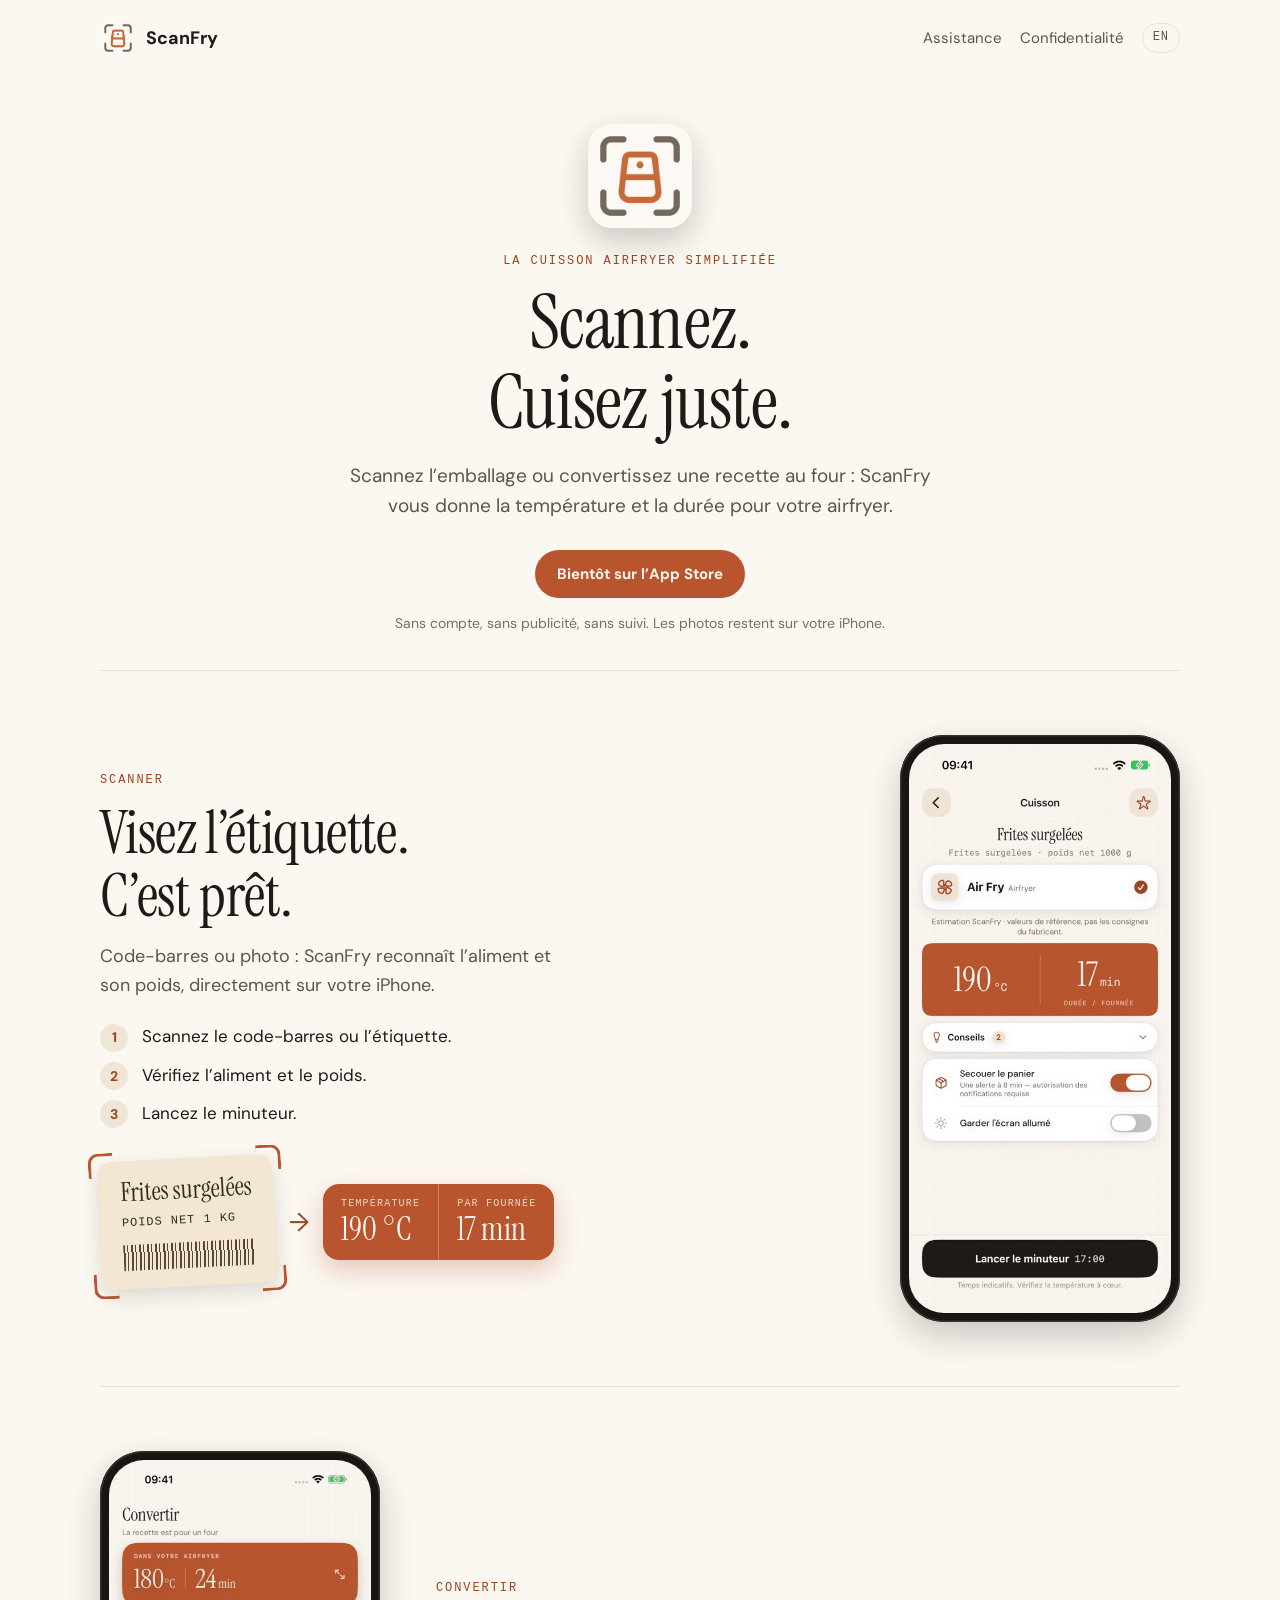
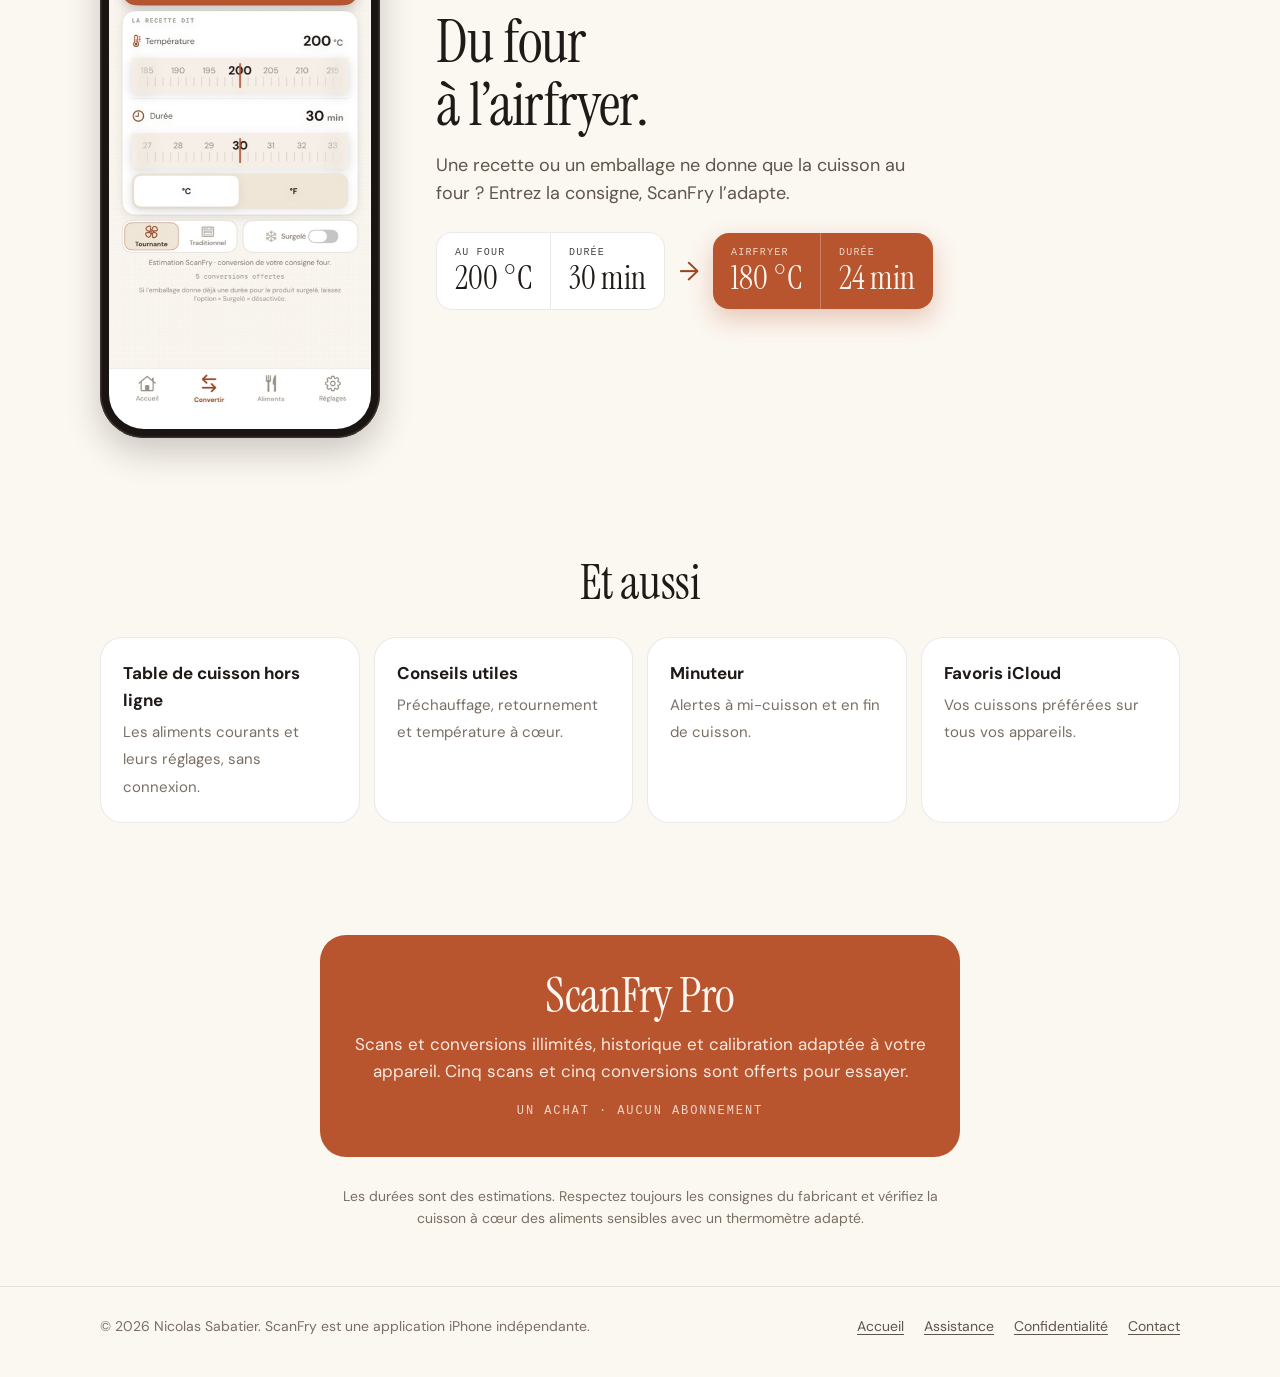
<file: index.html>
<!doctype html>
<html lang="fr">
  <head>
    <meta charset="UTF-8" />
    <meta name="viewport" content="width=device-width, initial-scale=1" />
    <title>ScanFry — La cuisson airfryer simplifiée</title>
    <meta name="description" content="ScanFry lit l’étiquette d’un produit et vous donne la température et la durée de cuisson pour votre airfryer." />
    <meta name="theme-color" content="#fbf7f1" media="(prefers-color-scheme: light)" />
    <meta name="theme-color" content="#17120f" media="(prefers-color-scheme: dark)" />
    <link rel="icon" href="assets/app-icon.png" type="image/png" />
    <link rel="apple-touch-icon" href="assets/app-icon.png" />
    <link rel="preconnect" href="https://fonts.googleapis.com" />
    <link rel="preconnect" href="https://fonts.gstatic.com" crossorigin />
    <link href="https://fonts.googleapis.com/css2?family=DM+Sans:opsz,wght@9..40,400;9..40,500;9..40,700&family=Instrument+Serif&display=swap" rel="stylesheet" />
    <link rel="stylesheet" href="assets/styles.css" />
  </head>
  <body>
    <a class="skip-link" href="#contenu">Aller au contenu</a>
    <header class="wrap site-header">
      <a class="brand" href="index.html"><img src="assets/app-icon.png" alt="" /><span>ScanFry</span></a>
      <nav class="site-nav" aria-label="Navigation principale">
        <a href="support.html">Assistance</a>
        <a href="privacy.html">Confidentialité</a>
        <a class="lang" href="en/index.html" hreflang="en" lang="en" aria-label="English">EN</a>
      </nav>
    </header>
    <main id="contenu">
      <section class="wrap hero">
        <img class="icon" src="assets/app-icon.png" alt="" width="104" height="104" />
        <p class="kicker">La cuisson airfryer simplifiée</p>
        <h1>Scannez.<br />Cuisez juste.</h1>
        <p class="lead">Scannez l’emballage ou convertissez une recette au four : ScanFry vous donne la température et la durée pour votre airfryer.</p>
        <span class="badge">Bientôt sur l’App Store</span>
        <p class="trust">Sans compte, sans publicité, sans suivi. Les photos restent sur votre iPhone.</p>
      </section>
      <div class="wrap">
        <section class="chapter">
          <div class="copy">
            <p class="kicker">Scanner</p>
            <h2>Visez l’étiquette.<br />C’est prêt.</h2>
            <p>Code-barres ou photo : ScanFry reconnaît l’aliment et son poids, directement sur votre iPhone.</p>
            <ol class="steps"><li>Scannez le code-barres ou l’étiquette.</li><li>Vérifiez l’aliment et le poids.</li><li>Lancez le minuteur.</li></ol>
            <div class="flow"><div class="label" role="img" aria-label="Étiquette de frites surgelées, poids net 1 kg"><span class="corners"></span><div class="name">Frites surgelées</div><div class="weight">POIDS NET 1 KG</div><div class="bars"></div></div><span class="arrow" aria-hidden="true">→</span><div class="chip copper"><div><small>Température</small><b>190 °C</b></div><div><small>Par fournée</small><b>17 min</b></div></div></div>
          </div>
          <figure class="shot"><div class="phone"><img src="assets/screenshots/fr/result.jpg" alt="Résultat ScanFry pour des frites surgelées : 190 °C, 17 minutes par fournée" width="460" height="1000" loading="lazy" /></div></figure>
        </section>
        <section class="chapter reverse">
          <div class="copy">
            <p class="kicker">Convertir</p>
            <h2>Du four<br />à l’airfryer.</h2>
            <p>Une recette ou un emballage ne donne que la cuisson au four ? Entrez la consigne, ScanFry l’adapte.</p>
            <div class="flow"><div class="chip oven"><div><small>Au four</small><b>200 °C</b></div><div><small>Durée</small><b>30 min</b></div></div><span class="arrow" aria-hidden="true">→</span><div class="chip copper"><div><small>Airfryer</small><b>180 °C</b></div><div><small>Durée</small><b>24 min</b></div></div></div>
          </div>
          <figure class="shot"><div class="phone"><img src="assets/screenshots/fr/converter.jpg" alt="Convertisseur ScanFry : 200 °C pendant 30 minutes au four deviennent 180 °C pendant 24 minutes à l’airfryer" width="460" height="1000" loading="lazy" /></div></figure>
        </section>
      </div>
      <section class="wrap section">
        <h2>Et aussi</h2>
        <ul class="features">
          <li><strong>Table de cuisson hors ligne</strong><span>Les aliments courants et leurs réglages, sans connexion.</span></li>
          <li><strong>Conseils utiles</strong><span>Préchauffage, retournement et température à cœur.</span></li>
          <li><strong>Minuteur</strong><span>Alertes à mi-cuisson et en fin de cuisson.</span></li>
          <li><strong>Favoris iCloud</strong><span>Vos cuissons préférées sur tous vos appareils.</span></li>
        </ul>
      </section>
      <section class="wrap section">
        <div class="pro">
          <h2>ScanFry Pro</h2>
          <p>Scans et conversions illimités, historique et calibration adaptée à votre appareil. Cinq scans et cinq conversions sont offerts pour essayer.</p>
          <p class="kicker">Un achat · aucun abonnement</p>
        </div>
        <p class="note">Les durées sont des estimations. Respectez toujours les consignes du fabricant et vérifiez la cuisson à cœur des aliments sensibles avec un thermomètre adapté.</p>
      </section>
    </main>
    <footer class="site-footer">
      <div class="wrap">
        <span>© 2026 Nicolas Sabatier. ScanFry est une application iPhone indépendante.</span>
        <nav aria-label="Navigation principale">
          <a href="index.html">Accueil</a>
          <a href="support.html">Assistance</a>
          <a href="privacy.html">Confidentialité</a>
          <a href="mailto:nextupontv@gmail.com?subject=ScanFry">Contact</a>
        </nav>
      </div>
    </footer>
  </body>
</html>
</file>
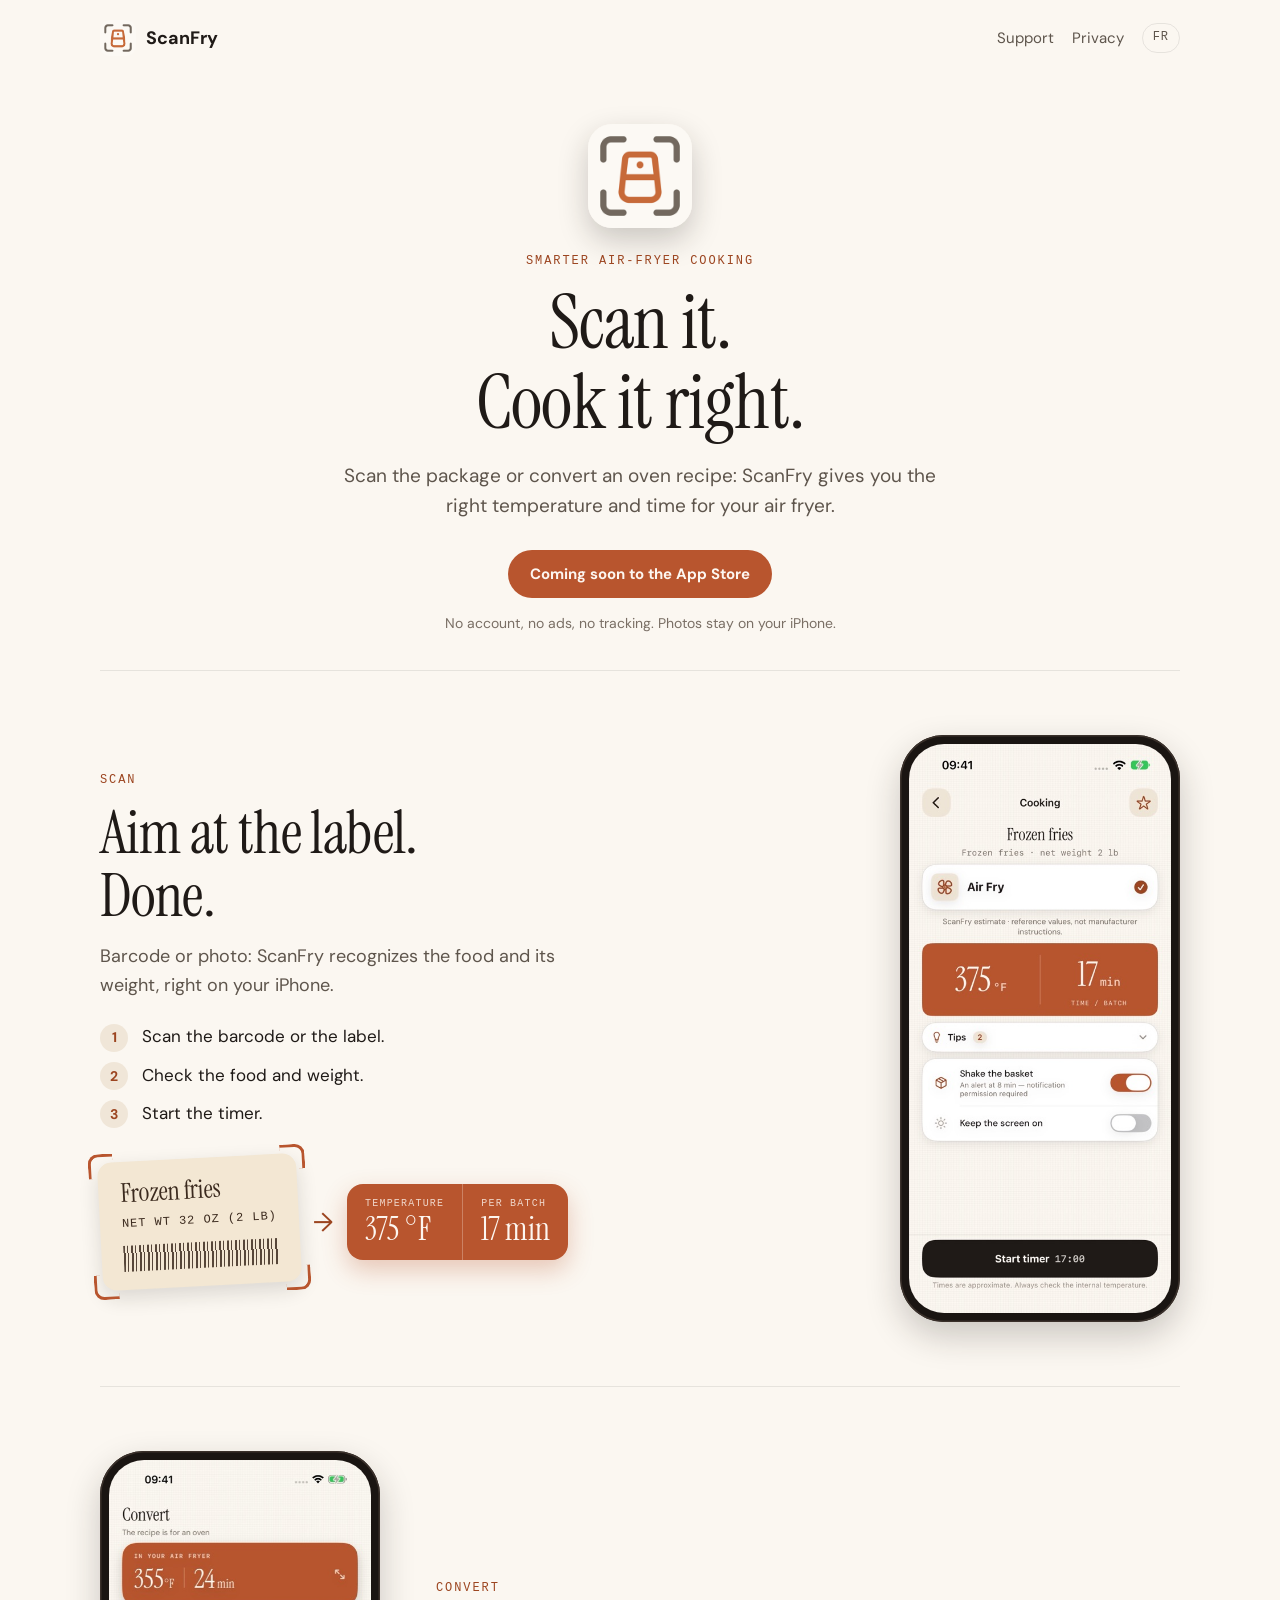
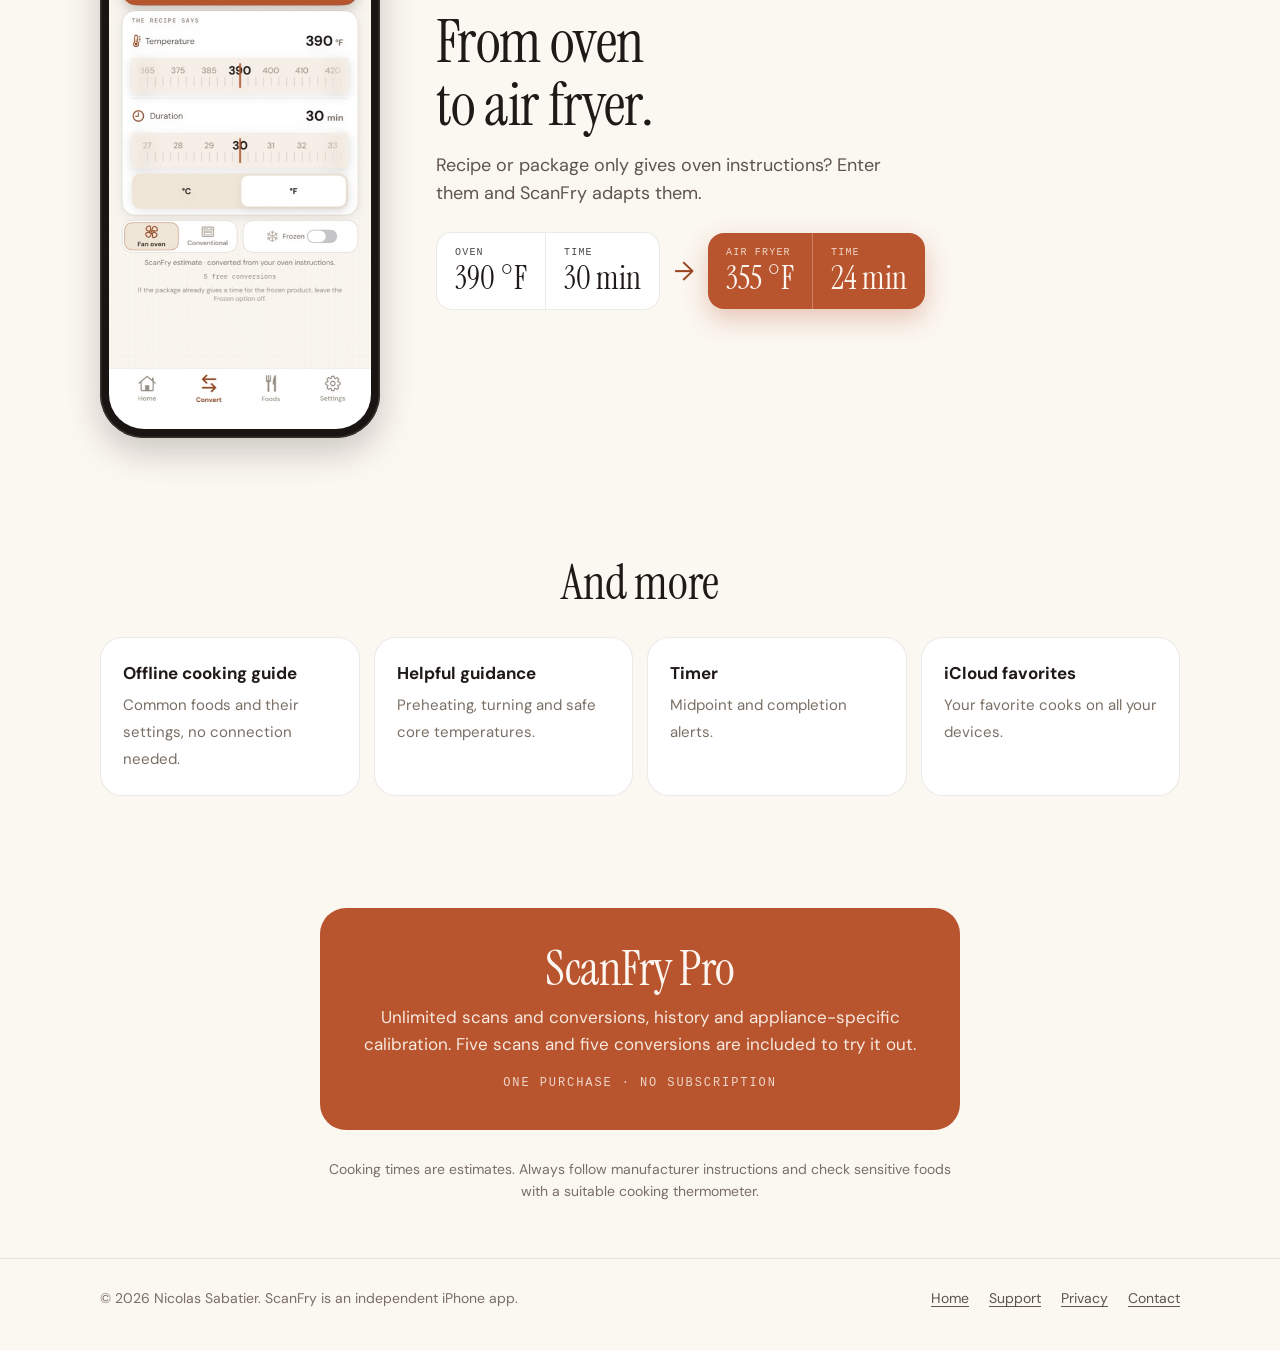
<file: en/index.html>
<!doctype html>
<html lang="en">
  <head>
    <meta charset="UTF-8" />
    <meta name="viewport" content="width=device-width, initial-scale=1" />
    <title>ScanFry — Smarter air-fryer cooking</title>
    <meta name="description" content="ScanFry reads a food label and gives you the right temperature and cooking time for your air fryer." />
    <meta name="theme-color" content="#fbf7f1" media="(prefers-color-scheme: light)" />
    <meta name="theme-color" content="#17120f" media="(prefers-color-scheme: dark)" />
    <link rel="icon" href="../assets/app-icon.png" type="image/png" />
    <link rel="apple-touch-icon" href="../assets/app-icon.png" />
    <link rel="preconnect" href="https://fonts.googleapis.com" />
    <link rel="preconnect" href="https://fonts.gstatic.com" crossorigin />
    <link href="https://fonts.googleapis.com/css2?family=DM+Sans:opsz,wght@9..40,400;9..40,500;9..40,700&family=Instrument+Serif&display=swap" rel="stylesheet" />
    <link rel="stylesheet" href="../assets/styles.css" />
  </head>
  <body>
    <a class="skip-link" href="#contenu">Skip to content</a>
    <header class="wrap site-header">
      <a class="brand" href="index.html"><img src="../assets/app-icon.png" alt="" /><span>ScanFry</span></a>
      <nav class="site-nav" aria-label="Main navigation">
        <a href="support.html">Support</a>
        <a href="privacy.html">Privacy</a>
        <a class="lang" href="../index.html" hreflang="fr" lang="fr" aria-label="Français">FR</a>
      </nav>
    </header>
    <main id="contenu">
      <section class="wrap hero">
        <img class="icon" src="../assets/app-icon.png" alt="" width="104" height="104" />
        <p class="kicker">Smarter air-fryer cooking</p>
        <h1>Scan it.<br />Cook it right.</h1>
        <p class="lead">Scan the package or convert an oven recipe: ScanFry gives you the right temperature and time for your air fryer.</p>
        <span class="badge">Coming soon to the App Store</span>
        <p class="trust">No account, no ads, no tracking. Photos stay on your iPhone.</p>
      </section>
      <div class="wrap">
        <section class="chapter">
          <div class="copy">
            <p class="kicker">Scan</p>
            <h2>Aim at the label.<br />Done.</h2>
            <p>Barcode or photo: ScanFry recognizes the food and its weight, right on your iPhone.</p>
            <ol class="steps"><li>Scan the barcode or the label.</li><li>Check the food and weight.</li><li>Start the timer.</li></ol>
            <div class="flow"><div class="label" role="img" aria-label="Frozen fries label, net weight 32 oz"><span class="corners"></span><div class="name">Frozen fries</div><div class="weight">NET WT 32 OZ (2 LB)</div><div class="bars"></div></div><span class="arrow" aria-hidden="true">→</span><div class="chip copper"><div><small>Temperature</small><b>375 °F</b></div><div><small>Per batch</small><b>17 min</b></div></div></div>
          </div>
          <figure class="shot"><div class="phone"><img src="../assets/screenshots/en/result.jpg" alt="ScanFry result for frozen fries: 375 °F, 17 minutes per batch" width="460" height="1000" loading="lazy" /></div></figure>
        </section>
        <section class="chapter reverse">
          <div class="copy">
            <p class="kicker">Convert</p>
            <h2>From oven<br />to air fryer.</h2>
            <p>Recipe or package only gives oven instructions? Enter them and ScanFry adapts them.</p>
            <div class="flow"><div class="chip oven"><div><small>Oven</small><b>390 °F</b></div><div><small>Time</small><b>30 min</b></div></div><span class="arrow" aria-hidden="true">→</span><div class="chip copper"><div><small>Air fryer</small><b>355 °F</b></div><div><small>Time</small><b>24 min</b></div></div></div>
          </div>
          <figure class="shot"><div class="phone"><img src="../assets/screenshots/en/converter.jpg" alt="ScanFry converter: 390 °F for 30 minutes in the oven becomes 355 °F for 24 minutes in the air fryer" width="460" height="1000" loading="lazy" /></div></figure>
        </section>
      </div>
      <section class="wrap section">
        <h2>And more</h2>
        <ul class="features">
          <li><strong>Offline cooking guide</strong><span>Common foods and their settings, no connection needed.</span></li>
          <li><strong>Helpful guidance</strong><span>Preheating, turning and safe core temperatures.</span></li>
          <li><strong>Timer</strong><span>Midpoint and completion alerts.</span></li>
          <li><strong>iCloud favorites</strong><span>Your favorite cooks on all your devices.</span></li>
        </ul>
      </section>
      <section class="wrap section">
        <div class="pro">
          <h2>ScanFry Pro</h2>
          <p>Unlimited scans and conversions, history and appliance-specific calibration. Five scans and five conversions are included to try it out.</p>
          <p class="kicker">One purchase · no subscription</p>
        </div>
        <p class="note">Cooking times are estimates. Always follow manufacturer instructions and check sensitive foods with a suitable cooking thermometer.</p>
      </section>
    </main>
    <footer class="site-footer">
      <div class="wrap">
        <span>© 2026 Nicolas Sabatier. ScanFry is an independent iPhone app.</span>
        <nav aria-label="Main navigation">
          <a href="index.html">Home</a>
          <a href="support.html">Support</a>
          <a href="privacy.html">Privacy</a>
          <a href="mailto:nextupontv@gmail.com?subject=ScanFry">Contact</a>
        </nav>
      </div>
    </footer>
  </body>
</html>
</file>
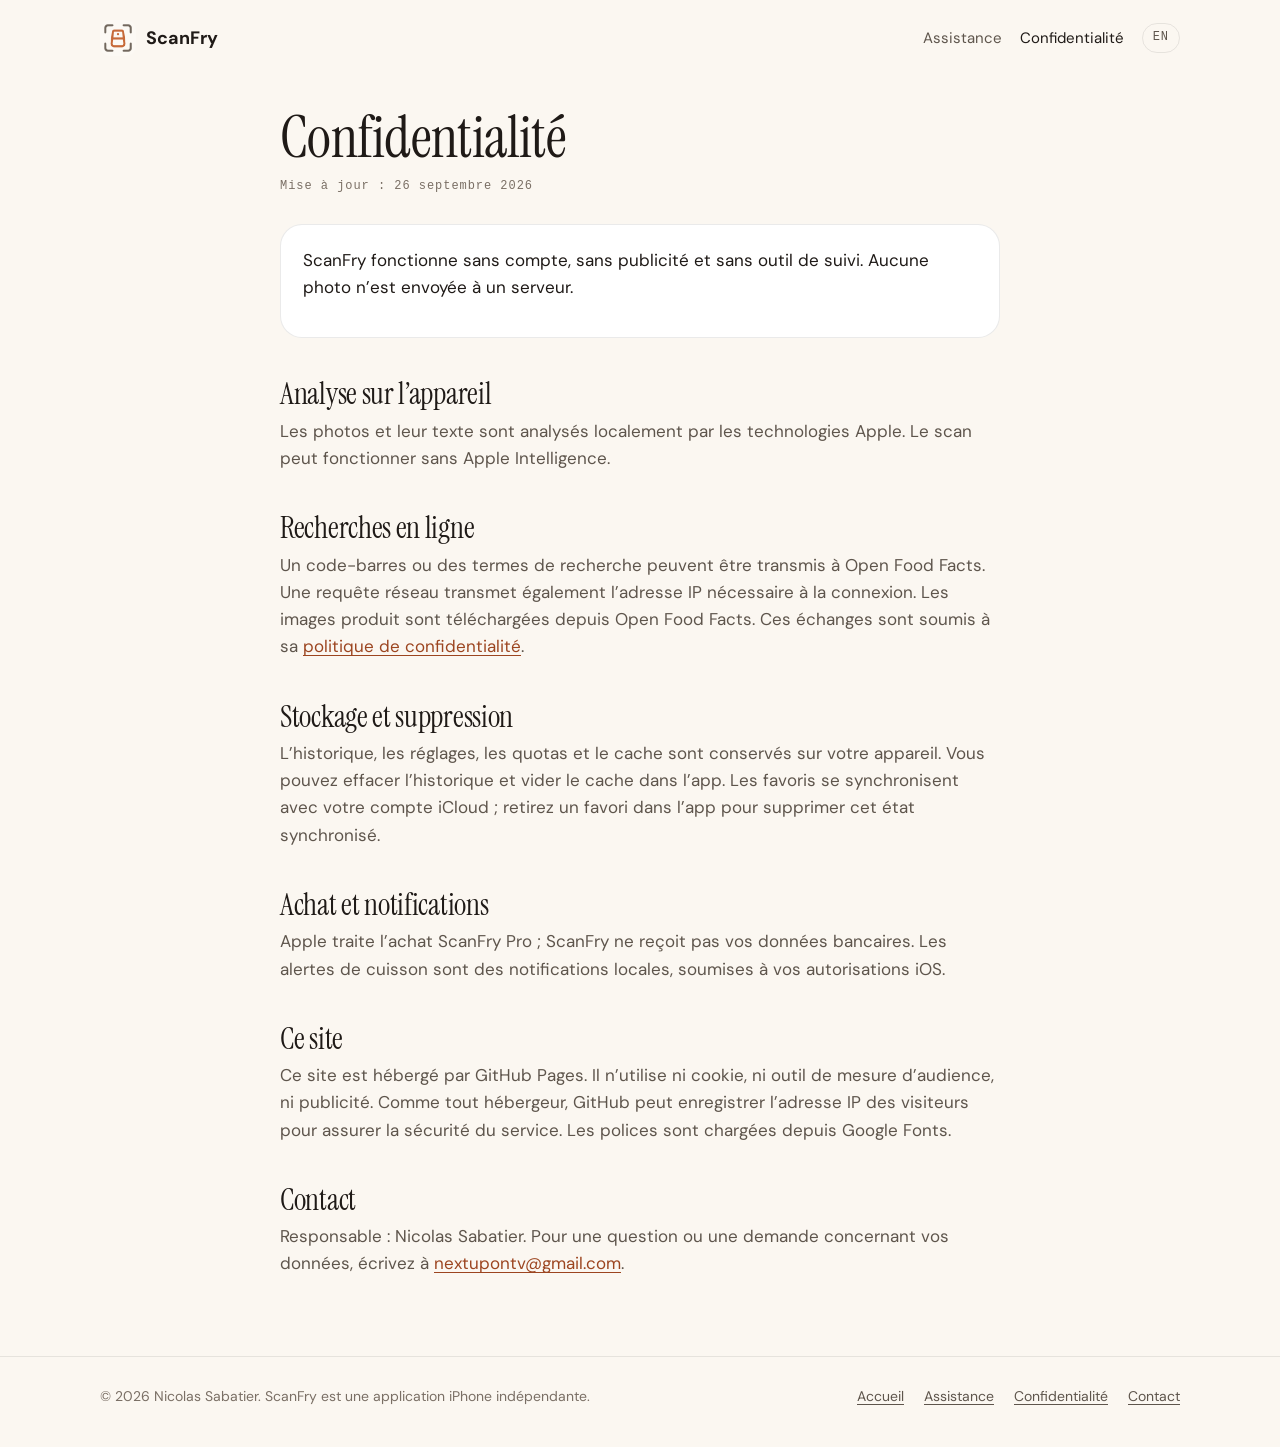
<file: privacy.html>
<!doctype html>
<html lang="fr">
  <head>
    <meta charset="UTF-8" />
    <meta name="viewport" content="width=device-width, initial-scale=1" />
    <title>Confidentialité — ScanFry</title>
    <meta name="description" content="Politique de confidentialité de l’application ScanFry." />
    <meta name="theme-color" content="#fbf7f1" media="(prefers-color-scheme: light)" />
    <meta name="theme-color" content="#17120f" media="(prefers-color-scheme: dark)" />
    <link rel="icon" href="assets/app-icon.png" type="image/png" />
    <link rel="apple-touch-icon" href="assets/app-icon.png" />
    <link rel="preconnect" href="https://fonts.googleapis.com" />
    <link rel="preconnect" href="https://fonts.gstatic.com" crossorigin />
    <link href="https://fonts.googleapis.com/css2?family=DM+Sans:opsz,wght@9..40,400;9..40,500;9..40,700&family=Instrument+Serif&display=swap" rel="stylesheet" />
    <link rel="stylesheet" href="assets/styles.css" />
  </head>
  <body>
    <a class="skip-link" href="#contenu">Aller au contenu</a>
    <header class="wrap site-header">
      <a class="brand" href="index.html"><img src="assets/app-icon.png" alt="" /><span>ScanFry</span></a>
      <nav class="site-nav" aria-label="Navigation principale">
        <a href="support.html">Assistance</a>
        <a href="privacy.html" aria-current="page">Confidentialité</a>
        <a class="lang" href="en/privacy.html" hreflang="en" lang="en" aria-label="English">EN</a>
      </nav>
    </header>
    <main id="contenu">
      <article class="wrap doc">
        <h1>Confidentialité</h1>
        <p class="updated">Mise à jour : 26 septembre 2026</p>
        <div class="card"><p>ScanFry fonctionne sans compte, sans publicité et sans outil de suivi. Aucune photo n’est envoyée à un serveur.</p></div>
        <h2>Analyse sur l’appareil</h2>
        <p>Les photos et leur texte sont analysés localement par les technologies Apple. Le scan peut fonctionner sans Apple Intelligence.</p>
        <h2>Recherches en ligne</h2>
        <p>Un code-barres ou des termes de recherche peuvent être transmis à Open Food Facts. Une requête réseau transmet également l’adresse IP nécessaire à la connexion. Les images produit sont téléchargées depuis Open Food Facts. Ces échanges sont soumis à sa <a href="https://world.openfoodfacts.org/privacy" rel="noopener">politique de confidentialité</a>.</p>
        <h2>Stockage et suppression</h2>
        <p>L’historique, les réglages, les quotas et le cache sont conservés sur votre appareil. Vous pouvez effacer l’historique et vider le cache dans l’app. Les favoris se synchronisent avec votre compte iCloud ; retirez un favori dans l’app pour supprimer cet état synchronisé.</p>
        <h2>Achat et notifications</h2>
        <p>Apple traite l’achat ScanFry Pro ; ScanFry ne reçoit pas vos données bancaires. Les alertes de cuisson sont des notifications locales, soumises à vos autorisations iOS.</p>
        <h2>Ce site</h2>
        <p>Ce site est hébergé par GitHub Pages. Il n’utilise ni cookie, ni outil de mesure d’audience, ni publicité. Comme tout hébergeur, GitHub peut enregistrer l’adresse IP des visiteurs pour assurer la sécurité du service. Les polices sont chargées depuis Google Fonts.</p>
        <h2>Contact</h2>
        <p>Responsable : Nicolas Sabatier. Pour une question ou une demande concernant vos données, écrivez à <a href="mailto:nextupontv@gmail.com?subject=ScanFry">nextupontv@gmail.com</a>.</p>
      </article>
    </main>
    <footer class="site-footer">
      <div class="wrap">
        <span>© 2026 Nicolas Sabatier. ScanFry est une application iPhone indépendante.</span>
        <nav aria-label="Navigation principale">
          <a href="index.html">Accueil</a>
          <a href="support.html">Assistance</a>
          <a href="privacy.html">Confidentialité</a>
          <a href="mailto:nextupontv@gmail.com?subject=ScanFry">Contact</a>
        </nav>
      </div>
    </footer>
  </body>
</html>
</file>
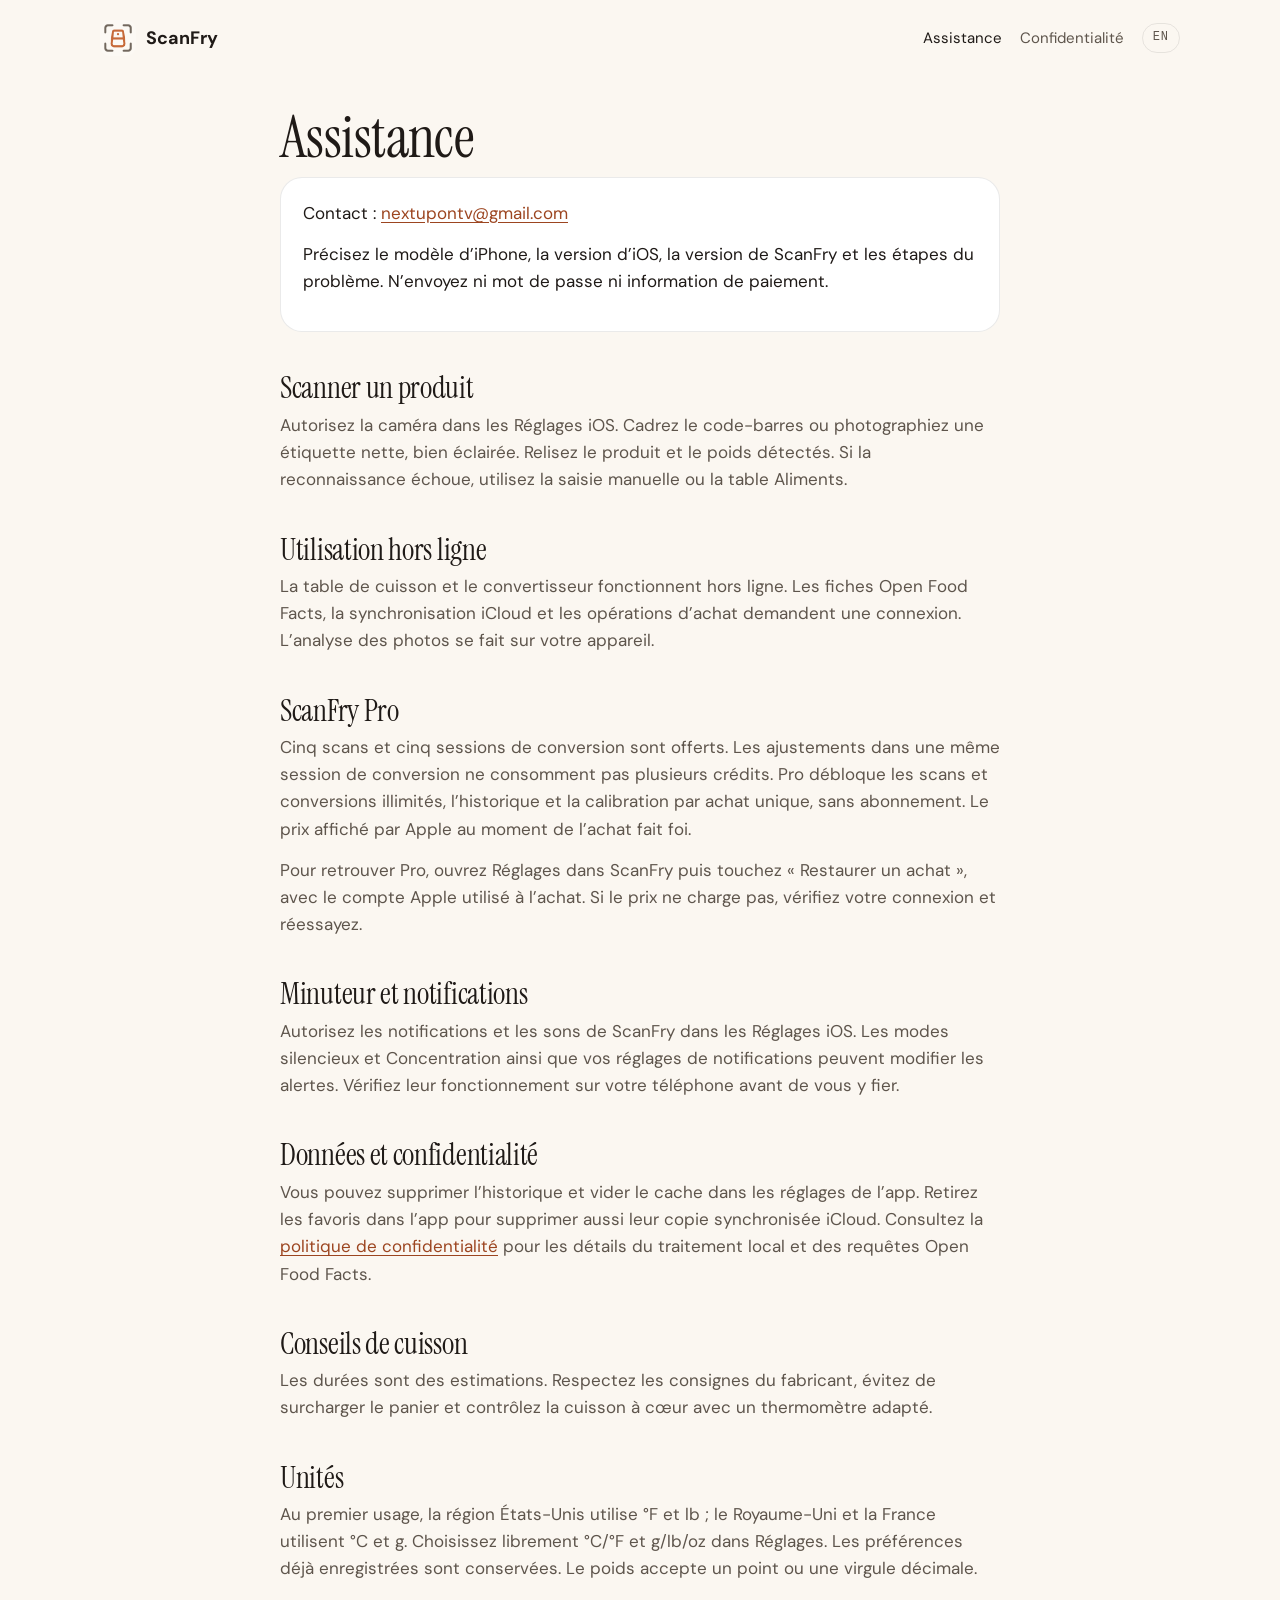
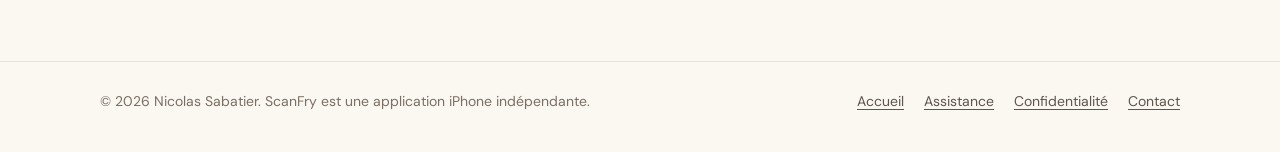
<file: support.html>
<!doctype html>
<html lang="fr">
  <head>
    <meta charset="UTF-8" />
    <meta name="viewport" content="width=device-width, initial-scale=1" />
    <title>Assistance — ScanFry</title>
    <meta name="description" content="Aide et questions fréquentes sur ScanFry." />
    <meta name="theme-color" content="#fbf7f1" media="(prefers-color-scheme: light)" />
    <meta name="theme-color" content="#17120f" media="(prefers-color-scheme: dark)" />
    <link rel="icon" href="assets/app-icon.png" type="image/png" />
    <link rel="apple-touch-icon" href="assets/app-icon.png" />
    <link rel="preconnect" href="https://fonts.googleapis.com" />
    <link rel="preconnect" href="https://fonts.gstatic.com" crossorigin />
    <link href="https://fonts.googleapis.com/css2?family=DM+Sans:opsz,wght@9..40,400;9..40,500;9..40,700&family=Instrument+Serif&display=swap" rel="stylesheet" />
    <link rel="stylesheet" href="assets/styles.css" />
  </head>
  <body>
    <a class="skip-link" href="#contenu">Aller au contenu</a>
    <header class="wrap site-header">
      <a class="brand" href="index.html"><img src="assets/app-icon.png" alt="" /><span>ScanFry</span></a>
      <nav class="site-nav" aria-label="Navigation principale">
        <a href="support.html" aria-current="page">Assistance</a>
        <a href="privacy.html">Confidentialité</a>
        <a class="lang" href="en/support.html" hreflang="en" lang="en" aria-label="English">EN</a>
      </nav>
    </header>
    <main id="contenu">
      <article class="wrap doc">
        <h1>Assistance</h1>
        <div class="card"><p>Contact : <a href="mailto:nextupontv@gmail.com?subject=ScanFry">nextupontv@gmail.com</a></p><p>Précisez le modèle d’iPhone, la version d’iOS, la version de ScanFry et les étapes du problème. N’envoyez ni mot de passe ni information de paiement.</p></div>
        <h2>Scanner un produit</h2>
        <p>Autorisez la caméra dans les Réglages iOS. Cadrez le code-barres ou photographiez une étiquette nette, bien éclairée. Relisez le produit et le poids détectés. Si la reconnaissance échoue, utilisez la saisie manuelle ou la table Aliments.</p>
        <h2>Utilisation hors ligne</h2>
        <p>La table de cuisson et le convertisseur fonctionnent hors ligne. Les fiches Open Food Facts, la synchronisation iCloud et les opérations d’achat demandent une connexion. L’analyse des photos se fait sur votre appareil.</p>
        <h2>ScanFry Pro</h2>
        <p>Cinq scans et cinq sessions de conversion sont offerts. Les ajustements dans une même session de conversion ne consomment pas plusieurs crédits. Pro débloque les scans et conversions illimités, l’historique et la calibration par achat unique, sans abonnement. Le prix affiché par Apple au moment de l’achat fait foi.</p>
        <p>Pour retrouver Pro, ouvrez Réglages dans ScanFry puis touchez « Restaurer un achat », avec le compte Apple utilisé à l’achat. Si le prix ne charge pas, vérifiez votre connexion et réessayez.</p>
        <h2>Minuteur et notifications</h2>
        <p>Autorisez les notifications et les sons de ScanFry dans les Réglages iOS. Les modes silencieux et Concentration ainsi que vos réglages de notifications peuvent modifier les alertes. Vérifiez leur fonctionnement sur votre téléphone avant de vous y fier.</p>
        <h2>Données et confidentialité</h2>
        <p>Vous pouvez supprimer l’historique et vider le cache dans les réglages de l’app. Retirez les favoris dans l’app pour supprimer aussi leur copie synchronisée iCloud. Consultez la <a href="privacy.html">politique de confidentialité</a> pour les détails du traitement local et des requêtes Open Food Facts.</p>
        <h2>Conseils de cuisson</h2>
        <p>Les durées sont des estimations. Respectez les consignes du fabricant, évitez de surcharger le panier et contrôlez la cuisson à cœur avec un thermomètre adapté.</p>
        <h2>Unités</h2>
        <p>Au premier usage, la région États-Unis utilise °F et lb ; le Royaume-Uni et la France utilisent °C et g. Choisissez librement °C/°F et g/lb/oz dans Réglages. Les préférences déjà enregistrées sont conservées. Le poids accepte un point ou une virgule décimale.</p>
      </article>
    </main>
    <footer class="site-footer">
      <div class="wrap">
        <span>© 2026 Nicolas Sabatier. ScanFry est une application iPhone indépendante.</span>
        <nav aria-label="Navigation principale">
          <a href="index.html">Accueil</a>
          <a href="support.html">Assistance</a>
          <a href="privacy.html">Confidentialité</a>
          <a href="mailto:nextupontv@gmail.com?subject=ScanFry">Contact</a>
        </nav>
      </div>
    </footer>
  </body>
</html>
</file>
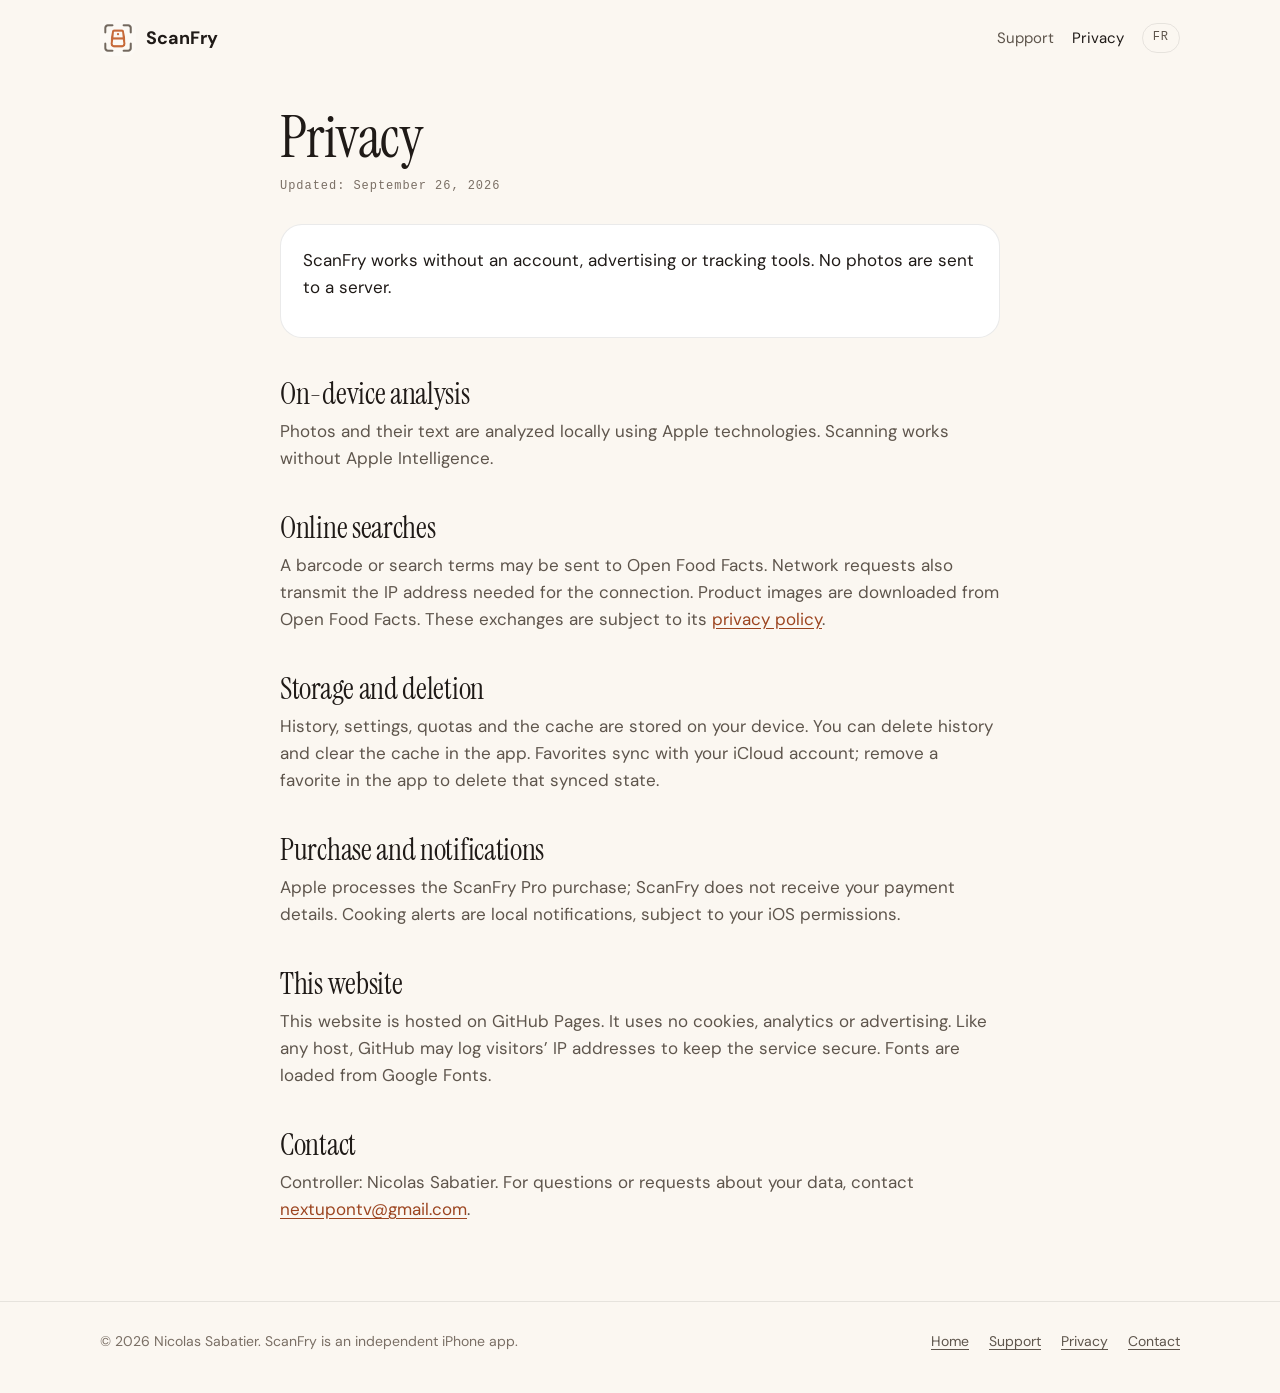
<file: en/privacy.html>
<!doctype html>
<html lang="en">
  <head>
    <meta charset="UTF-8" />
    <meta name="viewport" content="width=device-width, initial-scale=1" />
    <title>Privacy — ScanFry</title>
    <meta name="description" content="Privacy policy for the ScanFry app." />
    <meta name="theme-color" content="#fbf7f1" media="(prefers-color-scheme: light)" />
    <meta name="theme-color" content="#17120f" media="(prefers-color-scheme: dark)" />
    <link rel="icon" href="../assets/app-icon.png" type="image/png" />
    <link rel="apple-touch-icon" href="../assets/app-icon.png" />
    <link rel="preconnect" href="https://fonts.googleapis.com" />
    <link rel="preconnect" href="https://fonts.gstatic.com" crossorigin />
    <link href="https://fonts.googleapis.com/css2?family=DM+Sans:opsz,wght@9..40,400;9..40,500;9..40,700&family=Instrument+Serif&display=swap" rel="stylesheet" />
    <link rel="stylesheet" href="../assets/styles.css" />
  </head>
  <body>
    <a class="skip-link" href="#contenu">Skip to content</a>
    <header class="wrap site-header">
      <a class="brand" href="index.html"><img src="../assets/app-icon.png" alt="" /><span>ScanFry</span></a>
      <nav class="site-nav" aria-label="Main navigation">
        <a href="support.html">Support</a>
        <a href="privacy.html" aria-current="page">Privacy</a>
        <a class="lang" href="../privacy.html" hreflang="fr" lang="fr" aria-label="Français">FR</a>
      </nav>
    </header>
    <main id="contenu">
      <article class="wrap doc">
        <h1>Privacy</h1>
        <p class="updated">Updated: September 26, 2026</p>
        <div class="card"><p>ScanFry works without an account, advertising or tracking tools. No photos are sent to a server.</p></div>
        <h2>On-device analysis</h2>
        <p>Photos and their text are analyzed locally using Apple technologies. Scanning works without Apple Intelligence.</p>
        <h2>Online searches</h2>
        <p>A barcode or search terms may be sent to Open Food Facts. Network requests also transmit the IP address needed for the connection. Product images are downloaded from Open Food Facts. These exchanges are subject to its <a href="https://world.openfoodfacts.org/privacy" rel="noopener">privacy policy</a>.</p>
        <h2>Storage and deletion</h2>
        <p>History, settings, quotas and the cache are stored on your device. You can delete history and clear the cache in the app. Favorites sync with your iCloud account; remove a favorite in the app to delete that synced state.</p>
        <h2>Purchase and notifications</h2>
        <p>Apple processes the ScanFry Pro purchase; ScanFry does not receive your payment details. Cooking alerts are local notifications, subject to your iOS permissions.</p>
        <h2>This website</h2>
        <p>This website is hosted on GitHub Pages. It uses no cookies, analytics or advertising. Like any host, GitHub may log visitors’ IP addresses to keep the service secure. Fonts are loaded from Google Fonts.</p>
        <h2>Contact</h2>
        <p>Controller: Nicolas Sabatier. For questions or requests about your data, contact <a href="mailto:nextupontv@gmail.com?subject=ScanFry">nextupontv@gmail.com</a>.</p>
      </article>
    </main>
    <footer class="site-footer">
      <div class="wrap">
        <span>© 2026 Nicolas Sabatier. ScanFry is an independent iPhone app.</span>
        <nav aria-label="Main navigation">
          <a href="index.html">Home</a>
          <a href="support.html">Support</a>
          <a href="privacy.html">Privacy</a>
          <a href="mailto:nextupontv@gmail.com?subject=ScanFry">Contact</a>
        </nav>
      </div>
    </footer>
  </body>
</html>
</file>
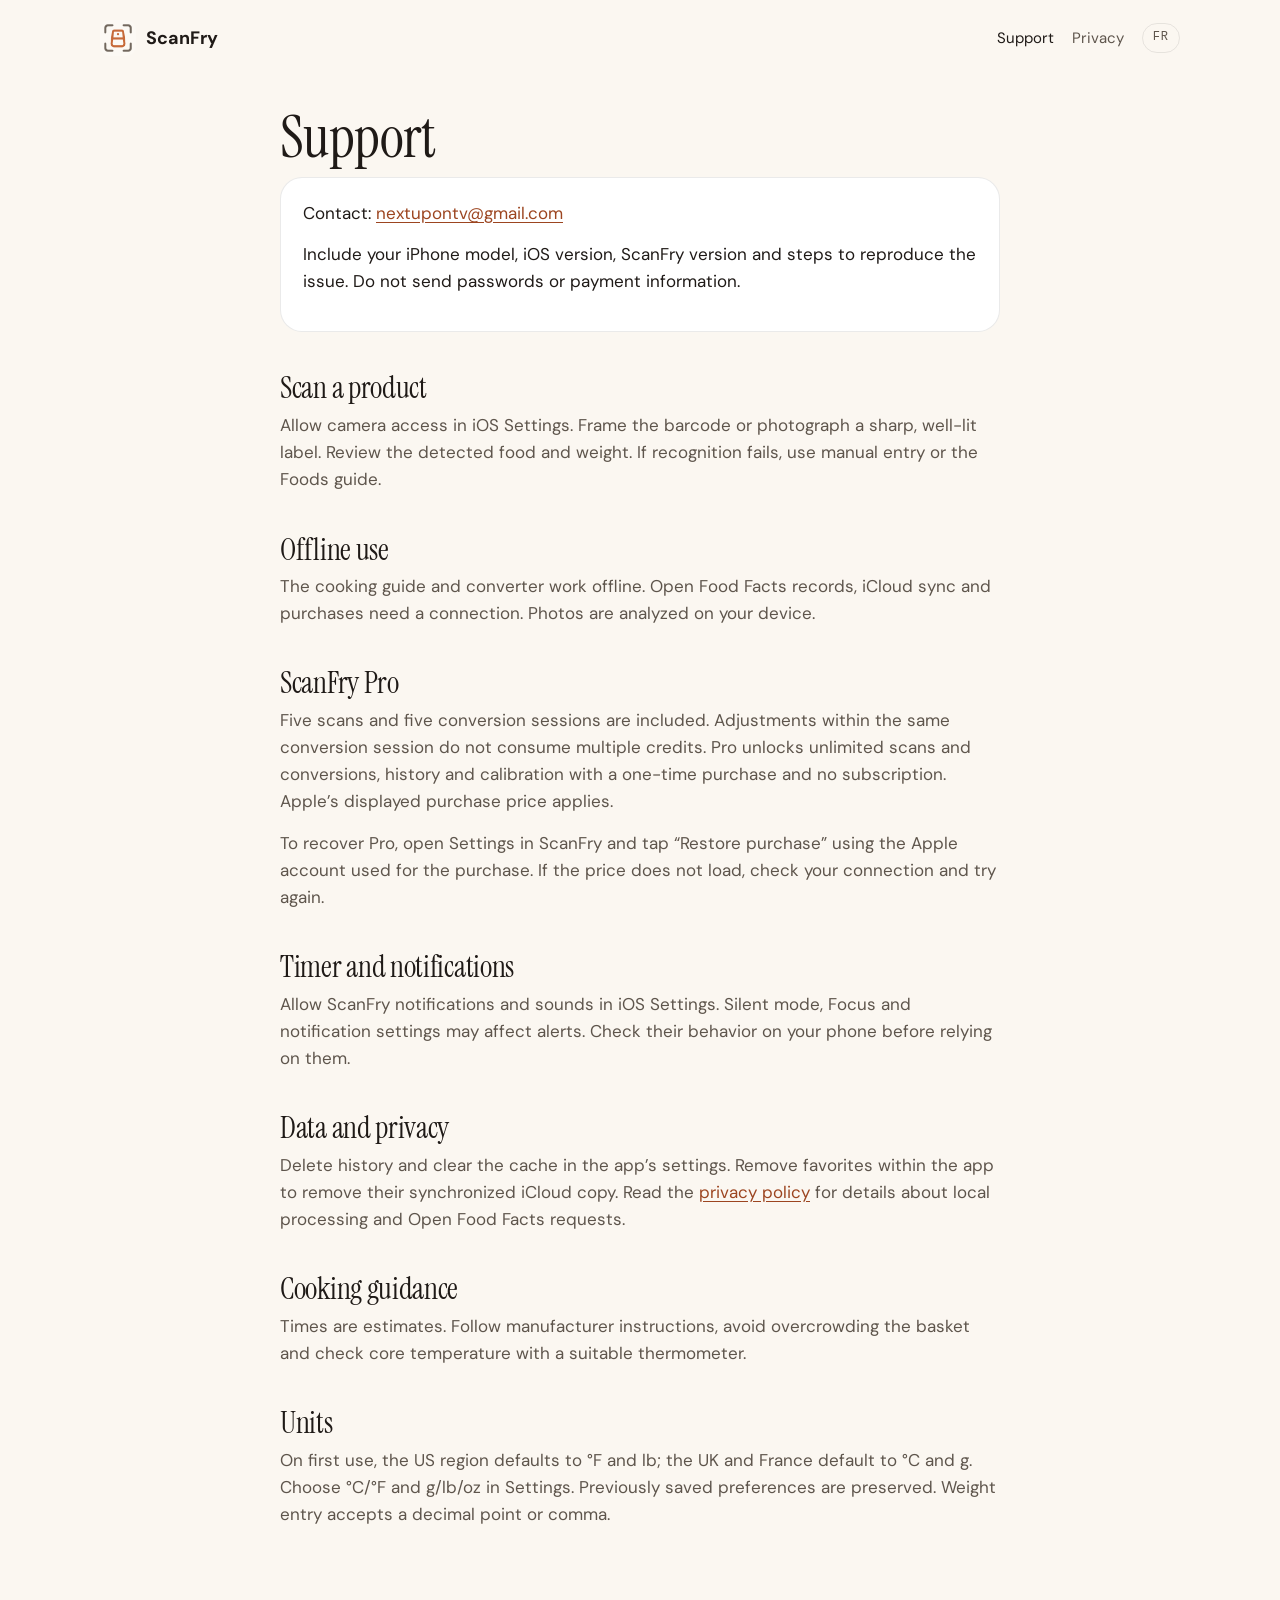
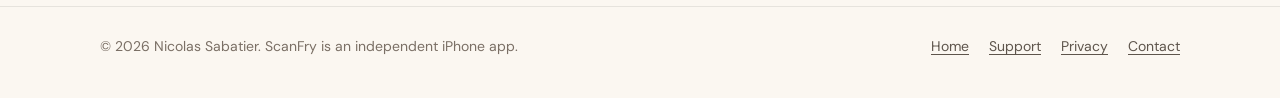
<file: en/support.html>
<!doctype html>
<html lang="en">
  <head>
    <meta charset="UTF-8" />
    <meta name="viewport" content="width=device-width, initial-scale=1" />
    <title>Support — ScanFry</title>
    <meta name="description" content="Help and frequently asked questions about ScanFry." />
    <meta name="theme-color" content="#fbf7f1" media="(prefers-color-scheme: light)" />
    <meta name="theme-color" content="#17120f" media="(prefers-color-scheme: dark)" />
    <link rel="icon" href="../assets/app-icon.png" type="image/png" />
    <link rel="apple-touch-icon" href="../assets/app-icon.png" />
    <link rel="preconnect" href="https://fonts.googleapis.com" />
    <link rel="preconnect" href="https://fonts.gstatic.com" crossorigin />
    <link href="https://fonts.googleapis.com/css2?family=DM+Sans:opsz,wght@9..40,400;9..40,500;9..40,700&family=Instrument+Serif&display=swap" rel="stylesheet" />
    <link rel="stylesheet" href="../assets/styles.css" />
  </head>
  <body>
    <a class="skip-link" href="#contenu">Skip to content</a>
    <header class="wrap site-header">
      <a class="brand" href="index.html"><img src="../assets/app-icon.png" alt="" /><span>ScanFry</span></a>
      <nav class="site-nav" aria-label="Main navigation">
        <a href="support.html" aria-current="page">Support</a>
        <a href="privacy.html">Privacy</a>
        <a class="lang" href="../support.html" hreflang="fr" lang="fr" aria-label="Français">FR</a>
      </nav>
    </header>
    <main id="contenu">
      <article class="wrap doc">
        <h1>Support</h1>
        <div class="card"><p>Contact: <a href="mailto:nextupontv@gmail.com?subject=ScanFry">nextupontv@gmail.com</a></p><p>Include your iPhone model, iOS version, ScanFry version and steps to reproduce the issue. Do not send passwords or payment information.</p></div>
        <h2>Scan a product</h2>
        <p>Allow camera access in iOS Settings. Frame the barcode or photograph a sharp, well-lit label. Review the detected food and weight. If recognition fails, use manual entry or the Foods guide.</p>
        <h2>Offline use</h2>
        <p>The cooking guide and converter work offline. Open Food Facts records, iCloud sync and purchases need a connection. Photos are analyzed on your device.</p>
        <h2>ScanFry Pro</h2>
        <p>Five scans and five conversion sessions are included. Adjustments within the same conversion session do not consume multiple credits. Pro unlocks unlimited scans and conversions, history and calibration with a one-time purchase and no subscription. Apple’s displayed purchase price applies.</p>
        <p>To recover Pro, open Settings in ScanFry and tap “Restore purchase” using the Apple account used for the purchase. If the price does not load, check your connection and try again.</p>
        <h2>Timer and notifications</h2>
        <p>Allow ScanFry notifications and sounds in iOS Settings. Silent mode, Focus and notification settings may affect alerts. Check their behavior on your phone before relying on them.</p>
        <h2>Data and privacy</h2>
        <p>Delete history and clear the cache in the app’s settings. Remove favorites within the app to remove their synchronized iCloud copy. Read the <a href="privacy.html">privacy policy</a> for details about local processing and Open Food Facts requests.</p>
        <h2>Cooking guidance</h2>
        <p>Times are estimates. Follow manufacturer instructions, avoid overcrowding the basket and check core temperature with a suitable thermometer.</p>
        <h2>Units</h2>
        <p>On first use, the US region defaults to °F and lb; the UK and France default to °C and g. Choose °C/°F and g/lb/oz in Settings. Previously saved preferences are preserved. Weight entry accepts a decimal point or comma.</p>
      </article>
    </main>
    <footer class="site-footer">
      <div class="wrap">
        <span>© 2026 Nicolas Sabatier. ScanFry is an independent iPhone app.</span>
        <nav aria-label="Main navigation">
          <a href="index.html">Home</a>
          <a href="support.html">Support</a>
          <a href="privacy.html">Privacy</a>
          <a href="mailto:nextupontv@gmail.com?subject=ScanFry">Contact</a>
        </nav>
      </div>
    </footer>
  </body>
</html>
</file>
<file: assets/styles.css>
:root {
  --paper: #fbf7f1;
  --card: #ffffff;
  --ink: #1f1a17;
  --ink-soft: #5e554c;
  --ink-muted: #7a6f65;
  --border: rgba(31, 26, 23, 0.09);
  --copper: #b8552e;
  --copper-text: #9c4520;
  --copper-tint: #f0e6d8;
  --on-copper: #fdf6f0;
  --night: #16110e;
  --serif: "Instrument Serif", Georgia, "Times New Roman", serif;
  --sans: "DM Sans", -apple-system, BlinkMacSystemFont, "Segoe UI", sans-serif;
  --mono: ui-monospace, "SF Mono", Menlo, monospace;
  --radius: 22px;
  --wrap: 1080px;
  color-scheme: light;
}

@media (prefers-color-scheme: dark) {
  :root {
    --paper: #17120f;
    --card: #221b17;
    --ink: #f6ede4;
    --ink-soft: #d4c7ba;
    --ink-muted: #a89a8c;
    --border: rgba(246, 237, 228, 0.1);
    --copper-text: #f0be93;
    --copper-tint: #2e221b;
    color-scheme: dark;
  }
}

* { box-sizing: border-box; }

html { -webkit-text-size-adjust: 100%; }

body {
  margin: 0;
  background: var(--paper);
  color: var(--ink);
  font-family: var(--sans);
  font-size: 17px;
  line-height: 1.6;
  -webkit-font-smoothing: antialiased;
}

img { max-width: 100%; display: block; }

a { color: var(--copper-text); text-underline-offset: 3px; }

.skip-link {
  position: absolute;
  left: -9999px;
}
.skip-link:focus {
  left: 16px;
  top: 16px;
  background: var(--card);
  padding: 8px 14px;
  border-radius: 10px;
  z-index: 10;
}

.wrap {
  width: min(var(--wrap), 100% - 32px);
  margin-inline: auto;
}

/* En-tête */

.site-header {
  display: flex;
  align-items: center;
  justify-content: space-between;
  gap: 16px;
  padding-block: 20px;
}

.brand {
  display: inline-flex;
  align-items: center;
  gap: 10px;
  color: var(--ink);
  text-decoration: none;
  font-weight: 700;
  font-size: 18px;
}
.brand img {
  width: 36px;
  height: 36px;
  border-radius: 9px;
}

.site-nav {
  display: flex;
  align-items: center;
  gap: 18px;
  font-size: 15px;
}
.site-nav a {
  color: var(--ink-soft);
  text-decoration: none;
}
.site-nav a:hover,
.site-nav a[aria-current="page"] { color: var(--ink); }

.lang {
  font-family: var(--mono);
  font-size: 12px;
  letter-spacing: 0.08em;
  border: 1px solid var(--border);
  border-radius: 999px;
  padding: 4px 10px;
}

/* Accueil */

.hero {
  text-align: center;
  padding-block: 48px 36px;
}

.hero .icon {
  width: 104px;
  height: 104px;
  border-radius: 24px;
  margin: 0 auto 24px;
  box-shadow: 0 12px 30px rgba(31, 26, 23, 0.22);
}

.kicker {
  font-family: var(--mono);
  font-size: 12px;
  letter-spacing: 0.16em;
  text-transform: uppercase;
  color: var(--copper-text);
  margin: 0 0 12px;
}

h1, h2 {
  font-family: var(--serif);
  font-weight: 400;
  line-height: 1.05;
  letter-spacing: -0.01em;
}

.hero h1 {
  font-size: clamp(44px, 9vw, 76px);
  margin: 0 0 18px;
}

.lead {
  max-width: 620px;
  margin: 0 auto;
  font-size: 19px;
  color: var(--ink-soft);
}

.badge {
  display: inline-flex;
  align-items: center;
  gap: 8px;
  margin-top: 28px;
  padding: 12px 22px;
  border-radius: 999px;
  background: var(--copper);
  color: var(--on-copper);
  font-weight: 700;
  font-size: 15px;
  text-decoration: none;
}

.trust {
  margin: 14px 0 0;
  font-size: 14px;
  color: var(--ink-muted);
}

/* Démonstrations dessinées : étiquette → cuisson, four → airfryer. */

.flow {
  display: flex;
  align-items: center;
  justify-content: center;
  gap: 14px;
  flex-wrap: wrap;
}

.arrow {
  font-size: 26px;
  color: var(--copper-text);
  line-height: 1;
}

/* Étiquette stylisée encadrée par les coins de visée de l'icône. */
.label {
  position: relative;
  background: #f3e7d3;
  color: #3b2a1e;
  border-radius: 14px;
  padding: 18px 22px;
  min-width: 170px;
  text-align: left;
  transform: rotate(-3deg);
  box-shadow: 0 8px 20px rgba(31, 26, 23, 0.14);
}
.label .name {
  font-family: var(--serif);
  font-size: 26px;
  line-height: 1.05;
}
.label .weight {
  font-family: var(--mono);
  font-size: 12px;
  letter-spacing: 0.08em;
  margin-top: 8px;
}
.label .bars {
  margin-top: 12px;
  height: 26px;
  background: repeating-linear-gradient(90deg, #3b2a1e 0 2px, transparent 2px 4px, #3b2a1e 4px 5px, transparent 5px 8px);
  opacity: 0.85;
}
.label::before,
.label::after,
.label .corners::before,
.label .corners::after {
  content: "";
  position: absolute;
  width: 22px;
  height: 22px;
  border: 3px solid var(--copper);
}
.label::before { top: -9px; left: -9px; border-right: 0; border-bottom: 0; border-top-left-radius: 10px; }
.label::after { top: -9px; right: -9px; border-left: 0; border-bottom: 0; border-top-right-radius: 10px; }
.label .corners::before { bottom: -9px; left: -9px; border-right: 0; border-top: 0; border-bottom-left-radius: 10px; }
.label .corners::after { bottom: -9px; right: -9px; border-left: 0; border-top: 0; border-bottom-right-radius: 10px; }

.chip {
  display: inline-flex;
  align-items: stretch;
  border-radius: 16px;
  overflow: hidden;
  text-align: left;
}
.chip > div {
  padding: 12px 18px;
}
.chip small {
  display: block;
  font-family: var(--mono);
  font-size: 10px;
  letter-spacing: 0.12em;
  text-transform: uppercase;
  opacity: 0.8;
}
.chip b {
  font-family: var(--serif);
  font-weight: 400;
  font-size: 32px;
  line-height: 1.1;
  white-space: nowrap;
}
.chip.copper { background: var(--copper); color: var(--on-copper); box-shadow: 0 10px 24px rgba(184, 85, 46, 0.3); }
.chip.copper > div + div { border-left: 1px solid rgba(253, 246, 240, 0.28); }
.chip.oven { background: var(--card); color: var(--ink); border: 1px solid var(--border); }
.chip.oven > div + div { border-left: 1px solid var(--border); }

/* Vraies captures dans un cadre d'iPhone aux proportions réelles
   (écran 1320 × 2868). */
.shot { margin: 0; }
.phone {
  padding: 9px;
  border-radius: 44px;
  background: #1a1512;
  box-shadow:
    inset 0 0 0 1.5px #3a302a,
    0 14px 34px rgba(31, 26, 23, 0.22);
}
.phone img {
  width: 100%;
  height: auto;
  aspect-ratio: 1320 / 2868;
  border-radius: 35px;
}

/* Chapitres : une fonction par section, texte et téléphone alternés. */
.chapter {
  display: grid;
  grid-template-columns: 1fr 280px;
  gap: 56px;
  align-items: center;
  padding-block: 64px;
  border-top: 1px solid var(--border);
}
.chapter.reverse { grid-template-columns: 280px 1fr; }
.chapter.reverse .copy { order: 2; }
.chapter h2 {
  font-size: clamp(40px, 7vw, 60px);
  margin: 0 0 14px;
}
.chapter .copy > p:not(.kicker) { color: var(--ink-soft); font-size: 18px; margin: 0 0 24px; max-width: 480px; }
.steps {
  list-style: none;
  counter-reset: s;
  padding: 0;
  margin: 0 0 30px;
  display: grid;
  gap: 10px;
}
.steps li {
  counter-increment: s;
  display: flex;
  gap: 14px;
  align-items: baseline;
}
.steps li::before {
  content: counter(s);
  flex: 0 0 28px;
  height: 28px;
  border-radius: 50%;
  background: var(--copper-tint);
  color: var(--copper-text);
  font-weight: 700;
  font-size: 14px;
  display: grid;
  place-items: center;
}
.chapter .flow { justify-content: flex-start; }
.chapter .shot { width: 100%; }

@media (max-width: 760px) {
  .chapter,
  .chapter.reverse { grid-template-columns: 1fr; gap: 32px; }
  .chapter.reverse .copy { order: 0; }
  .chapter .shot { max-width: 250px; margin-inline: auto; }
  .chapter .flow { justify-content: center; }
}

@media (max-width: 560px) {
  .flow { flex-direction: column; gap: 10px; }
  .arrow { transform: rotate(90deg); }
  .chapter .flow { align-items: center; }
}

.section { padding-block: 56px; }

.section h2 {
  font-size: clamp(34px, 6vw, 48px);
  margin: 0 0 28px;
  text-align: center;
}

.features {
  list-style: none;
  padding: 0;
  margin: 0;
  display: grid;
  grid-template-columns: repeat(auto-fit, minmax(240px, 1fr));
  gap: 14px;
}

.features li,
.card {
  background: var(--card);
  border: 1px solid var(--border);
  border-radius: var(--radius);
  padding: 22px;
}

.features strong {
  display: block;
  font-size: 17px;
  margin-bottom: 4px;
}
.features span {
  color: var(--ink-muted);
  font-size: 15px;
}

.pro {
  max-width: 640px;
  margin: 0 auto;
  text-align: center;
  background: var(--copper);
  color: var(--on-copper);
  border-radius: 26px;
  padding: 36px 28px;
}
.pro h2 { margin-bottom: 10px; }
.pro p { margin: 0; opacity: 0.92; }
.pro .kicker { color: var(--on-copper); opacity: 0.8; margin-top: 16px; }

.note {
  max-width: 640px;
  margin: 28px auto 0;
  text-align: center;
  font-size: 14px;
  color: var(--ink-muted);
}

/* Pages de texte */

.doc {
  max-width: 720px;
  padding-block: 32px 64px;
}
.doc h1 {
  font-size: clamp(40px, 8vw, 58px);
  margin: 0 0 8px;
}
.doc .updated {
  font-family: var(--mono);
  font-size: 12px;
  letter-spacing: 0.08em;
  color: var(--ink-muted);
  margin: 0 0 28px;
}
.doc h2 {
  font-size: 30px;
  margin: 40px 0 8px;
}
.doc p { margin: 0 0 14px; color: var(--ink-soft); }
.doc .card p { color: var(--ink); }
.doc .card { margin-bottom: 12px; }

/* Pied de page */

.site-footer {
  border-top: 1px solid var(--border);
  padding-block: 28px 40px;
  font-size: 14px;
  color: var(--ink-muted);
}
.site-footer .wrap {
  display: flex;
  flex-wrap: wrap;
  gap: 12px 24px;
  justify-content: space-between;
}
.site-footer nav {
  display: flex;
  flex-wrap: wrap;
  gap: 8px 20px;
}
.site-footer a { color: var(--ink-soft); }

@media (max-width: 560px) {
  body { font-size: 16px; }
  .site-nav { gap: 12px; font-size: 14px; }
  .brand span { display: none; }
  .hero { padding-top: 28px; }
  .section { padding-block: 40px; }
}
</file>
